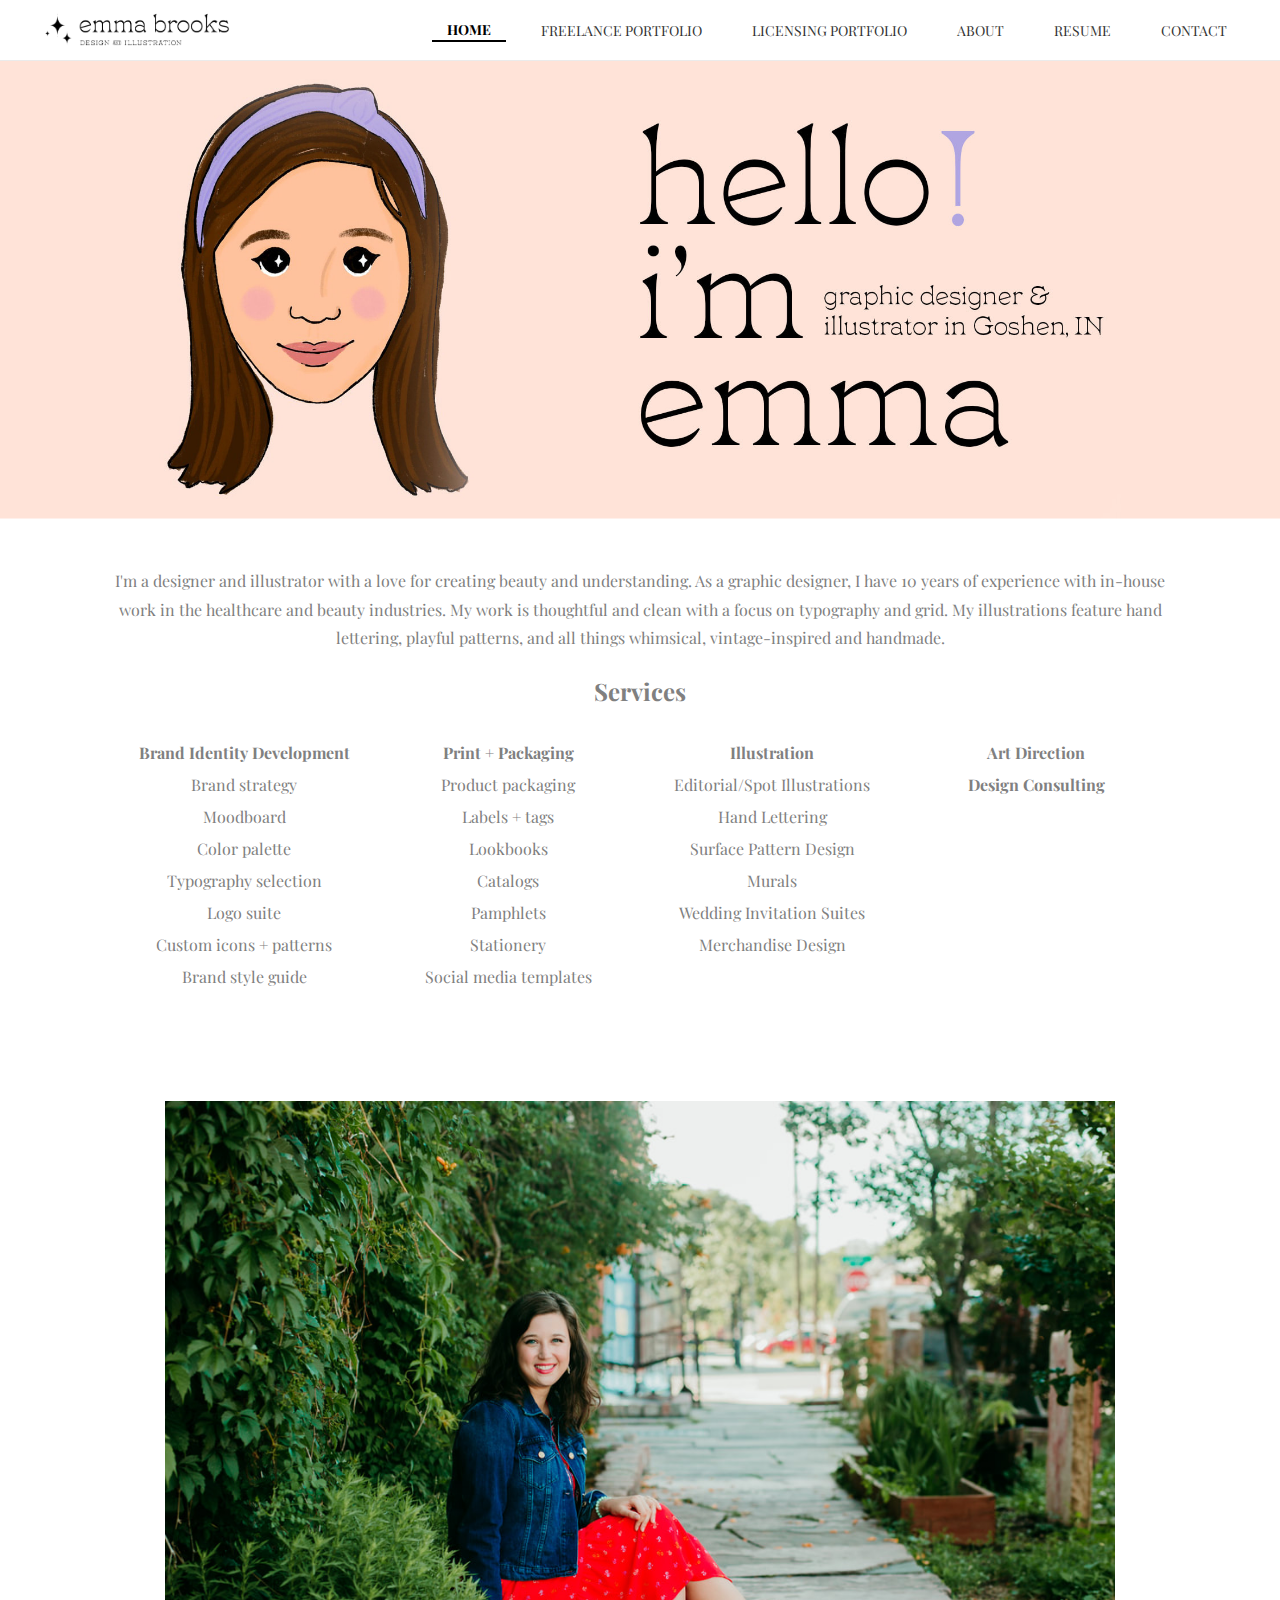
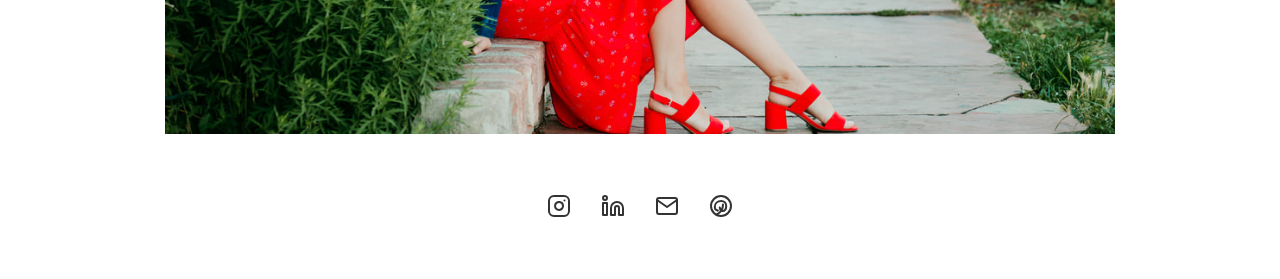
<file: index.html>
<!DOCTYPE html>
<html lang="en">
<head>
    <meta charset="UTF-8">
    <meta name="viewport" content="width=device-width, initial-scale=1.0">
    <link href="https://fonts.googleapis.com/css2?family=Playfair+Display:wght@400;500;600;700&display=swap" rel="stylesheet">
    <link rel="stylesheet" href="css/style.css">
    <script src="js/script.js" defer></script>

    <title>Emma Brooks</title>
</head>
<body>
    <header>
        <div class="header">
            <img class="eb-logo" src="images/eb-logo-horizontal-12.png" alt="emma brooks logo">
            <!-- Add hamburger button -->
            <button class="mobile-menu-button">
                <svg xmlns="http://www.w3.org/2000/svg" width="24" height="24" viewBox="0 0 24 24" fill="none" stroke="currentColor">
                    <line x1="3" y1="12" x2="21" y2="12"></line>
                    <line x1="3" y1="6" x2="21" y2="6"></line>
                    <line x1="3" y1="18" x2="21" y2="18"></line>
                </svg>
            </button>
            
            <div class="header-links-container">
                <a href="index.html" class="header-links home active">HOME</a> <!-- active -->
                <a href="" class="header-links freelance">FREELANCE PORTFOLIO</a>
                <a href="" class="header-links licensing">LICENSING PORTFOLIO</a>
                <a href="about.html" class="header-links about">ABOUT</a>
                <a href="resume.html" class="header-links resume">RESUME</a>
                <a href="" class="header-links contact">CONTACT</a>
            </div>
        </div>
    </header>
    <div class="banner-holder">
        <img class="banner" src="images/emma_header.jpg" alt="illustration of Emma">
    </div>
    <div class="content" id="about-me">
        <p>I'm a designer and illustrator with a love for creating beauty and understanding.  
            As a graphic designer, I have 10 years of experience with in-house work in the healthcare and beauty industries. 
            My work is thoughtful and clean with a focus on typography and grid. My illustrations feature hand lettering, 
            playful patterns, and all things whimsical, vintage-inspired and handmade. 
        </p>
            <h2>Services</h2>
        <div class="services">
            <div class="column col1">
                <p><strong>Brand Identity Development</strong></p>
                <p>Brand strategy</p>
                <p>Moodboard</p>
                <p>Color palette</p>
                <p>Typography selection</p>
                <p>Logo suite</p>
                <p>Custom icons + patterns</p>
                <p>Brand style guide</p>
            </div>
            <div class="column col2">
                <p><strong>Print + Packaging</strong></p>
                <p>Product packaging
                <p>Labels + tags</p>
                <p>Lookbooks</p>
                <p>Catalogs</p>
                <p>Pamphlets</p>
                <p>Stationery</p>
                <p>Social media templates</p>
                
            </div>
            <div class="column col3">
                <p><strong>Illustration</strong>
                <p>Editorial/Spot Illustrations</p>
                <p>Hand Lettering</p>
                <p>Surface Pattern Design</p>
                <p>Murals</p>
                <p>Wedding Invitation Suites</p>
                <p>​Merchandise Design</p>
            </div>
            <div class="column col4">
                <p><strong>Art Direction</strong></p>
                <p><strong>​Design Consulting</strong></p>
            </div>
        </div>
        <div class="portrait">
            <img src="images/emma_portrait.jpg" alt="photo of Emma">
        </div>

    </div>
    <footer>
        <div class="social-icons">
            <a href="https://instagram.com/emma_brooks_creative" target="_blank" class="social-link">
                <svg xmlns="http://www.w3.org/2000/svg" width="24" height="24" viewBox="0 0 24 24" fill="none" stroke="currentColor" stroke-width="2" stroke-linecap="round" stroke-linejoin="round">
                    <rect x="2" y="2" width="20" height="20" rx="5" ry="5"/>
                    <path d="M16 11.37A4 4 0 1 1 12.63 8 4 4 0 0 1 16 11.37z"/>
                    <line x1="17.5" y1="6.5" x2="17.51" y2="6.5"/>
                </svg>
            </a>
            <a href="https://linkedin.com/in/emmaebrooks" target="_blank" class="social-link">
                <svg xmlns="http://www.w3.org/2000/svg" width="24" height="24" viewBox="0 0 24 24" fill="none" stroke="currentColor" stroke-width="2" stroke-linecap="round" stroke-linejoin="round">
                    <path d="M16 8a6 6 0 0 1 6 6v7h-4v-7a2 2 0 0 0-2-2 2 2 0 0 0-2 2v7h-4v-7a6 6 0 0 1 6-6z"/>
                    <rect x="2" y="9" width="4" height="12"/>
                    <circle cx="4" cy="4" r="2"/>
                </svg>
            </a>
            <a href="mailto:emma@brookscreativestudio.com" class="social-link">
                <svg xmlns="http://www.w3.org/2000/svg" width="24" height="24" viewBox="0 0 24 24" fill="none" stroke="currentColor" stroke-width="2" stroke-linecap="round" stroke-linejoin="round">
                    <path d="M4 4h16c1.1 0 2 .9 2 2v12c0 1.1-.9 2-2 2H4c-1.1 0-2-.9-2-2V6c0-1.1.9-2 2-2z"/>
                    <polyline points="22,6 12,13 2,6"/>
                </svg>
            </a>
            <a href="https://pinterest.com/emmaeb" target="_blank" class="social-link">
                <svg xmlns="http://www.w3.org/2000/svg" width="24" height="24" viewBox="0 0 24 24" fill="none" stroke="currentColor" stroke-width="2" stroke-linecap="round" stroke-linejoin="round">
                    <circle cx="12" cy="12" r="10"/>
                    <path d="M8 20.4c5-3 6-7 6-10"/>
                    <path d="M10.7 13.4C11.1 16 12 17 13.3 17c2.2 0 3.9-2 3.9-5.1C17.2 8.8 15 7 12.2 7c-3.8 0-6.4 2.6-6.4 6.1C5.8 15 7 16.2 8.5 16.6c.2.1.3 0 .4-.2"/>
                </svg>
            </a>
        </div>
    </footer>
</body>
</html>
</file>
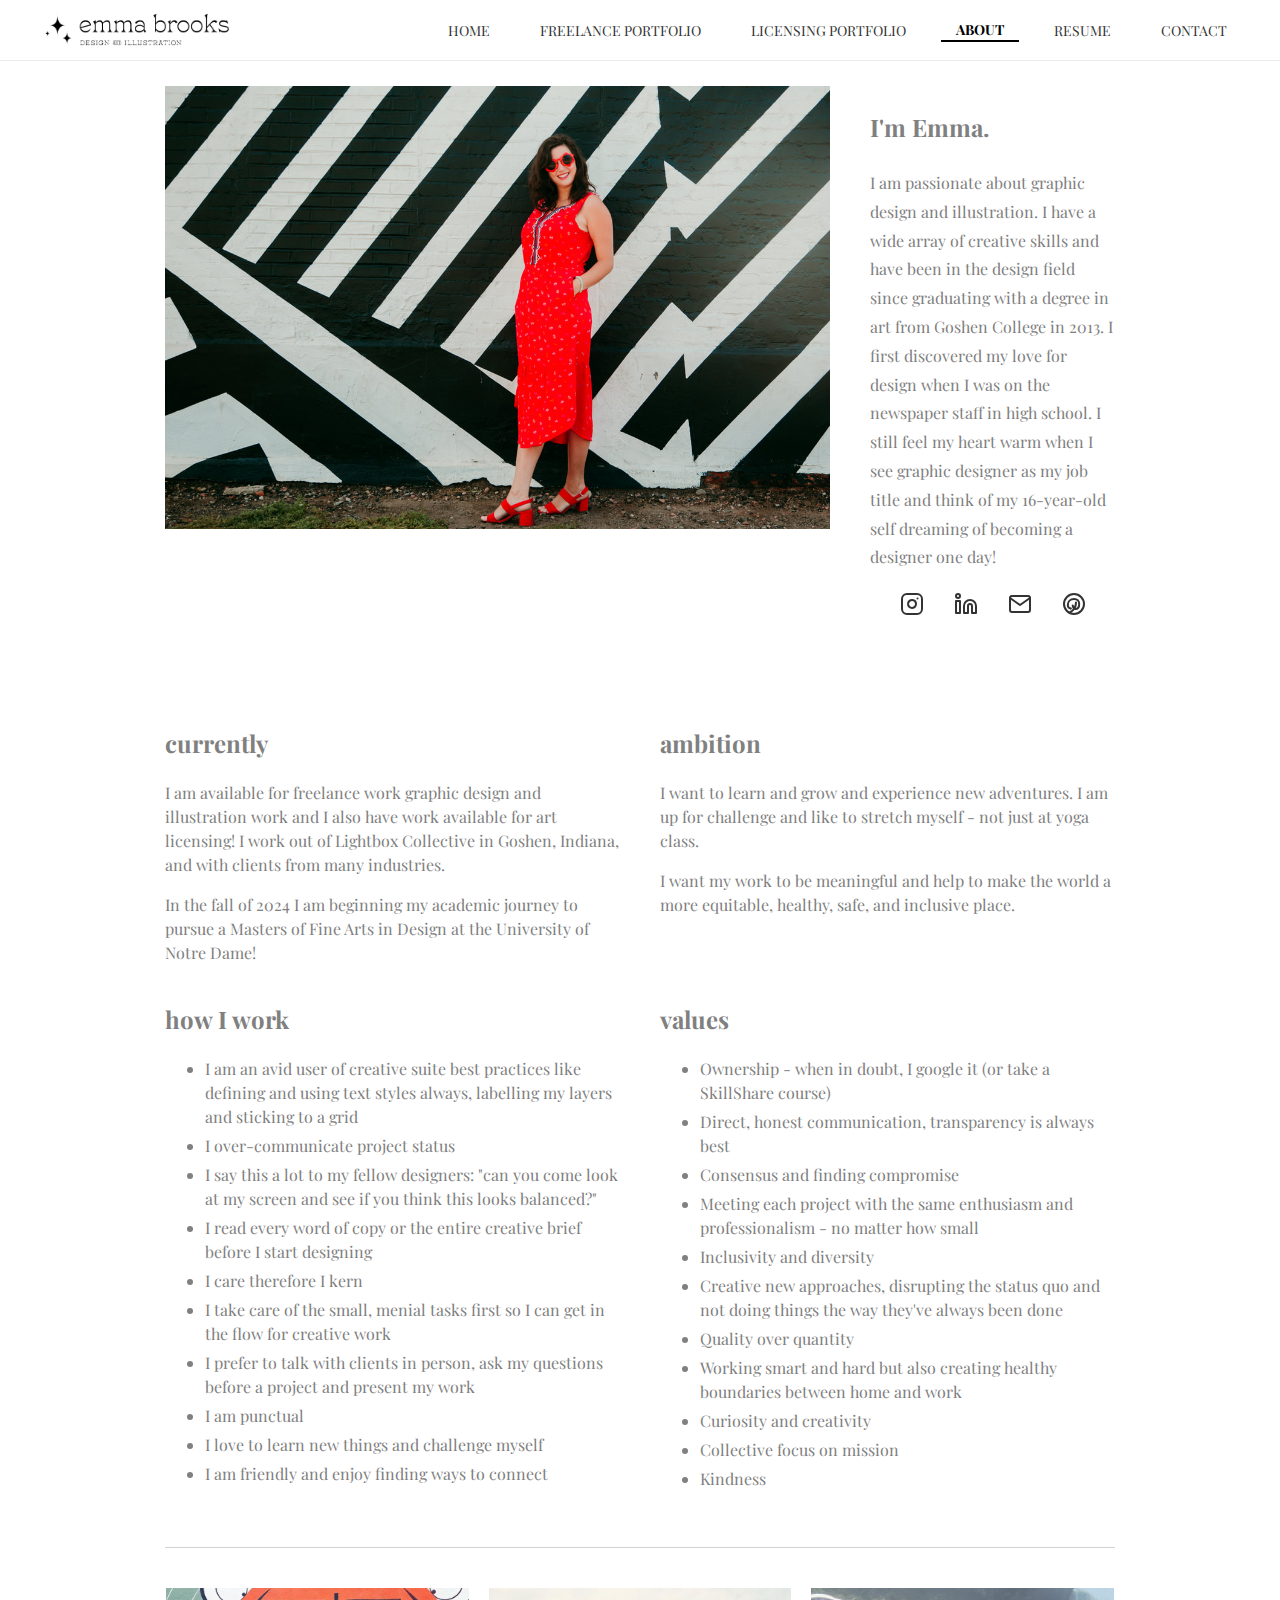
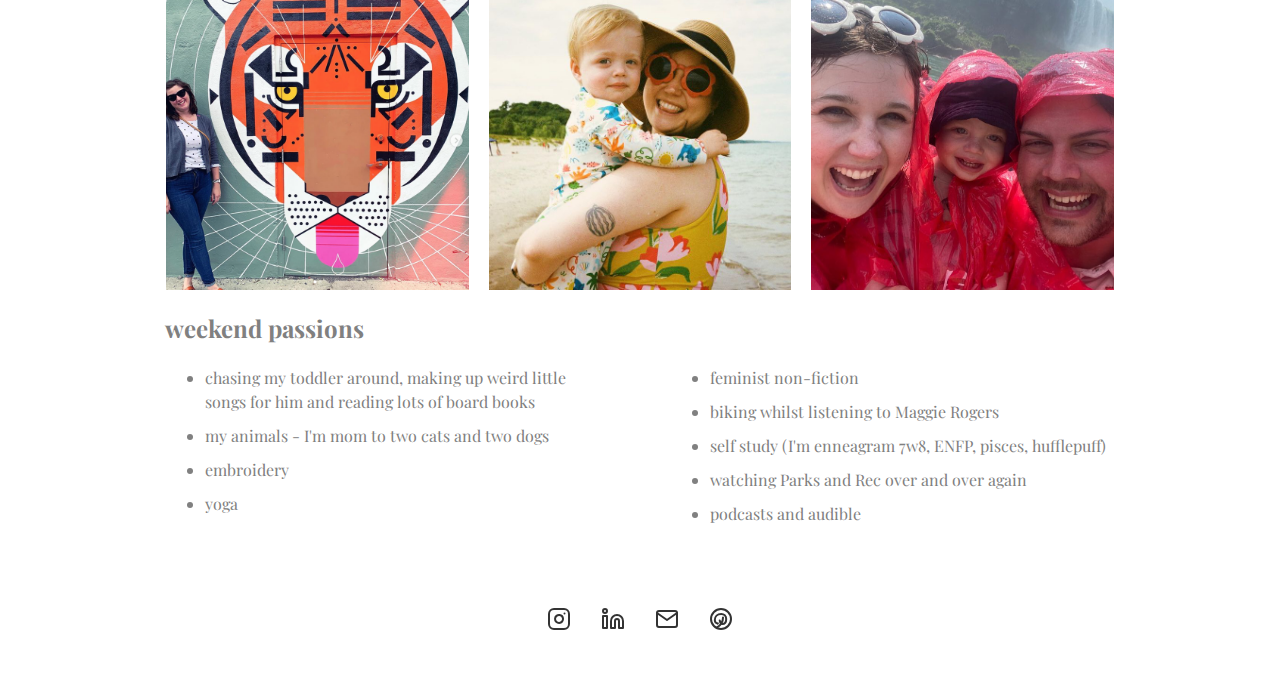
<file: about.html>
<!DOCTYPE html>
<html lang="en">
<head>
    <meta charset="UTF-8">
    <meta name="viewport" content="width=device-width, initial-scale=1.0">
    <link href="https://fonts.googleapis.com/css2?family=Playfair+Display:wght@400;500;600;700&display=swap" rel="stylesheet">
    <link rel="stylesheet" href="css/style.css">
    <script src="js/script.js" defer></script>

    <title>Emma Brooks</title>
</head>
<body>
    <header>
        <div class="header">
            <img class="eb-logo" src="images/eb-logo-horizontal-12.png" alt="emma brooks logo">
            <!-- Add hamburger button -->
            <button class="mobile-menu-button">
                <svg xmlns="http://www.w3.org/2000/svg" width="24" height="24" viewBox="0 0 24 24" fill="none" stroke="currentColor">
                    <line x1="3" y1="12" x2="21" y2="12"></line>
                    <line x1="3" y1="6" x2="21" y2="6"></line>
                    <line x1="3" y1="18" x2="21" y2="18"></line>
                </svg>
            </button>
            
            <div class="header-links-container">
                <a href="index.html" class="header-links home">HOME</a>
                <a href="" class="header-links freelance">FREELANCE PORTFOLIO</a>
                <a href="" class="header-links licensing">LICENSING PORTFOLIO</a>
                <a href="about.html" class="header-links about active">ABOUT</a> <!-- active -->
                <a href="resume.html" class="header-links resume">RESUME</a>
                <a href="" class="header-links contact">CONTACT</a>
            </div>
        </div>
    </header>

    <div class="about-content">
        <div class="about-content-upper">
            <img class="about-me photo" src="images/emma_in_red.jpg" alt="Emma portrait">
            <div class="about-me text">
                <h2>I'm Emma.</h2>
                <p>I am passionate about graphic design and illustration. 
                I have a wide array of creative skills and have been in the design field 
                since graduating with a degree in art from Goshen College in 2013. I first discovered my 
                love for design when I was on the newspaper staff in high school. I still feel my heart 
                warm when I see graphic designer as my job title and think of my 16-year-old self dreaming 
                of becoming a designer one day!
                ​</p>
                <div class="about-me social-icons">
                    <a href="https://instagram.com/emma_brooks_creative" target="_blank" class="social-link">
                        <svg xmlns="http://www.w3.org/2000/svg" width="24" height="24" viewBox="0 0 24 24" fill="none" stroke="currentColor" stroke-width="2" stroke-linecap="round" stroke-linejoin="round">
                            <rect x="2" y="2" width="20" height="20" rx="5" ry="5"/>
                            <path d="M16 11.37A4 4 0 1 1 12.63 8 4 4 0 0 1 16 11.37z"/>
                            <line x1="17.5" y1="6.5" x2="17.51" y2="6.5"/>
                        </svg>
                    </a>
                    <a href="https://linkedin.com/in/emmaebrooks" target="_blank" class="social-link">
                        <svg xmlns="http://www.w3.org/2000/svg" width="24" height="24" viewBox="0 0 24 24" fill="none" stroke="currentColor" stroke-width="2" stroke-linecap="round" stroke-linejoin="round">
                            <path d="M16 8a6 6 0 0 1 6 6v7h-4v-7a2 2 0 0 0-2-2 2 2 0 0 0-2 2v7h-4v-7a6 6 0 0 1 6-6z"/>
                            <rect x="2" y="9" width="4" height="12"/>
                            <circle cx="4" cy="4" r="2"/>
                        </svg>
                    </a>
                    <a href="mailto:emma@brookscreativestudio.com" class="social-link">
                        <svg xmlns="http://www.w3.org/2000/svg" width="24" height="24" viewBox="0 0 24 24" fill="none" stroke="currentColor" stroke-width="2" stroke-linecap="round" stroke-linejoin="round">
                            <path d="M4 4h16c1.1 0 2 .9 2 2v12c0 1.1-.9 2-2 2H4c-1.1 0-2-.9-2-2V6c0-1.1.9-2 2-2z"/>
                            <polyline points="22,6 12,13 2,6"/>
                        </svg>
                    </a>
                    <a href="https://pinterest.com/emmaeb" target="_blank" class="social-link">
                        <svg xmlns="http://www.w3.org/2000/svg" width="24" height="24" viewBox="0 0 24 24" fill="none" stroke="currentColor" stroke-width="2" stroke-linecap="round" stroke-linejoin="round">
                            <circle cx="12" cy="12" r="10"/>
                            <path d="M8 20.4c5-3 6-7 6-10"/>
                            <path d="M10.7 13.4C11.1 16 12 17 13.3 17c2.2 0 3.9-2 3.9-5.1C17.2 8.8 15 7 12.2 7c-3.8 0-6.4 2.6-6.4 6.1C5.8 15 7 16.2 8.5 16.6c.2.1.3 0 .4-.2"/>
                        </svg>
                    </a>
                </div>
            </div>
        </div>
        <div class="about-content-mid">
            <div class="currently">
                <h2>currently</h2>
                <p>
                    I am available for freelance work graphic design and illustration work and I also have work available for art licensing! 
                    I work out of Lightbox Collective in Goshen, Indiana, and with clients from many industries. 
                </p>
                <p>
                    In the fall of 2024 I am beginning my academic journey to pursue a Masters of Fine Arts in Design at the University of Notre Dame!
                </p>
            </div>
            <div class="ambition">
                <h2>ambition</h2>
                <p>
                    I want to learn and grow and experience new adventures. I am up for challenge and like to stretch myself - not just at yoga class. 
                </p>
                <p>
                    I want my work to be meaningful and help to make the world a more equitable, healthy, safe, and inclusive place. 
                </p>
            </div>
            <div class="how-i-work">
                <h2>how I work</h2>
                <ul>
                    <li>I am an avid user of creative suite best practices like defining and using text styles always, labelling my layers and sticking to a grid</li>
                    <li>I ​over-communicate project status</li>
                    <li>​I say this a lot to my fellow designers: "can you come look at my screen and see if you think this looks balanced?"</li>
                    <li>​I read every word of copy or the entire creative brief before I start designing</li>
                    <li>I care therefore I kern</li>
                    <li>I take care of the small, menial tasks first so I can get in the flow for creative work</li>
                    <li>I prefer to talk with clients in person, ask my questions before a project and present my work</li>
                    <li>I am punctual</li>
                    <li>I love to learn new things and challenge myself</li>
                    <li>I am friendly and enjoy finding ways to connect​</li>
                </ul>
            </div>
            <div class="values">
                <h2>values</h2>
                <ul>
                    <li>​Ownership - when in doubt, I google it (or take a SkillShare course)</li>
                    <li>Direct, honest communication, transparency is always best</li>
                    <li>Consensus and finding compromise</li>
                    <li>Meeting each project with the same enthusiasm and professionalism - no matter how small</li>
                    <li>Inclusivity and diversity</li>
                    <li>Creative new approaches, disrupting the status quo and not doing things the way they've always been done</li>
                    <li>Quality over quantity</li>
                    <li>Working smart and hard but also creating healthy boundaries between home and work</li>
                    <li>Curiosity and creativity​</li>
                    <li>Collective focus on mission</li>
                    <li>Kindness</li>
                </ul>
            </div>
        </div>
        <hr>
        <div class="about-content-lower">
            <div class="about-content-lower-photos">
                <img src="images/emma_and_portrait.png" alt="Emma standing infront of a mural">
                <img src="images/emma_and_brooks.jpeg" alt="Emma with her child">
                <img src="images/niagara_falls.jpeg" alt="Emma with her family">
            </div>
            <div class="about-content-lower-weekend-passions">
                <h2>weekend passions</h2>
                <ul>
                    <li>chasing my toddler around, making up weird little songs for him and reading lots of board books</li>
                    <li>my animals - I'm mom to two cats and two dogs</li>
                    <li>embroidery</li>
                    <li>yoga</li>
                    <li>feminist non-fiction</li>
                    <li>​biking whilst listening to Maggie Rogers</li>
                    <li>self study (I'm enneagram 7w8, ENFP, pisces, hufflepuff)</li>
                    <li>watching Parks and Rec over and over again​</li>
                    <li>podcasts and audible</li>
                </ul>
            </div>
        </div>
    </div>
    <footer>
        <div class="social-icons">
            <a href="https://instagram.com/emma_brooks_creative" target="_blank" class="social-link">
                <svg xmlns="http://www.w3.org/2000/svg" width="24" height="24" viewBox="0 0 24 24" fill="none" stroke="currentColor" stroke-width="2" stroke-linecap="round" stroke-linejoin="round">
                    <rect x="2" y="2" width="20" height="20" rx="5" ry="5"/>
                    <path d="M16 11.37A4 4 0 1 1 12.63 8 4 4 0 0 1 16 11.37z"/>
                    <line x1="17.5" y1="6.5" x2="17.51" y2="6.5"/>
                </svg>
            </a>
            <a href="https://linkedin.com/in/emmaebrooks" target="_blank" class="social-link">
                <svg xmlns="http://www.w3.org/2000/svg" width="24" height="24" viewBox="0 0 24 24" fill="none" stroke="currentColor" stroke-width="2" stroke-linecap="round" stroke-linejoin="round">
                    <path d="M16 8a6 6 0 0 1 6 6v7h-4v-7a2 2 0 0 0-2-2 2 2 0 0 0-2 2v7h-4v-7a6 6 0 0 1 6-6z"/>
                    <rect x="2" y="9" width="4" height="12"/>
                    <circle cx="4" cy="4" r="2"/>
                </svg>
            </a>
            <a href="mailto:emma@brookscreativestudio.com" class="social-link">
                <svg xmlns="http://www.w3.org/2000/svg" width="24" height="24" viewBox="0 0 24 24" fill="none" stroke="currentColor" stroke-width="2" stroke-linecap="round" stroke-linejoin="round">
                    <path d="M4 4h16c1.1 0 2 .9 2 2v12c0 1.1-.9 2-2 2H4c-1.1 0-2-.9-2-2V6c0-1.1.9-2 2-2z"/>
                    <polyline points="22,6 12,13 2,6"/>
                </svg>
            </a>
            <a href="https://pinterest.com/emmaeb" target="_blank" class="social-link">
                <svg xmlns="http://www.w3.org/2000/svg" width="24" height="24" viewBox="0 0 24 24" fill="none" stroke="currentColor" stroke-width="2" stroke-linecap="round" stroke-linejoin="round">
                    <circle cx="12" cy="12" r="10"/>
                    <path d="M8 20.4c5-3 6-7 6-10"/>
                    <path d="M10.7 13.4C11.1 16 12 17 13.3 17c2.2 0 3.9-2 3.9-5.1C17.2 8.8 15 7 12.2 7c-3.8 0-6.4 2.6-6.4 6.1C5.8 15 7 16.2 8.5 16.6c.2.1.3 0 .4-.2"/>
                </svg>
            </a>
        </div>
    </footer>
</body>
</html>
</file>
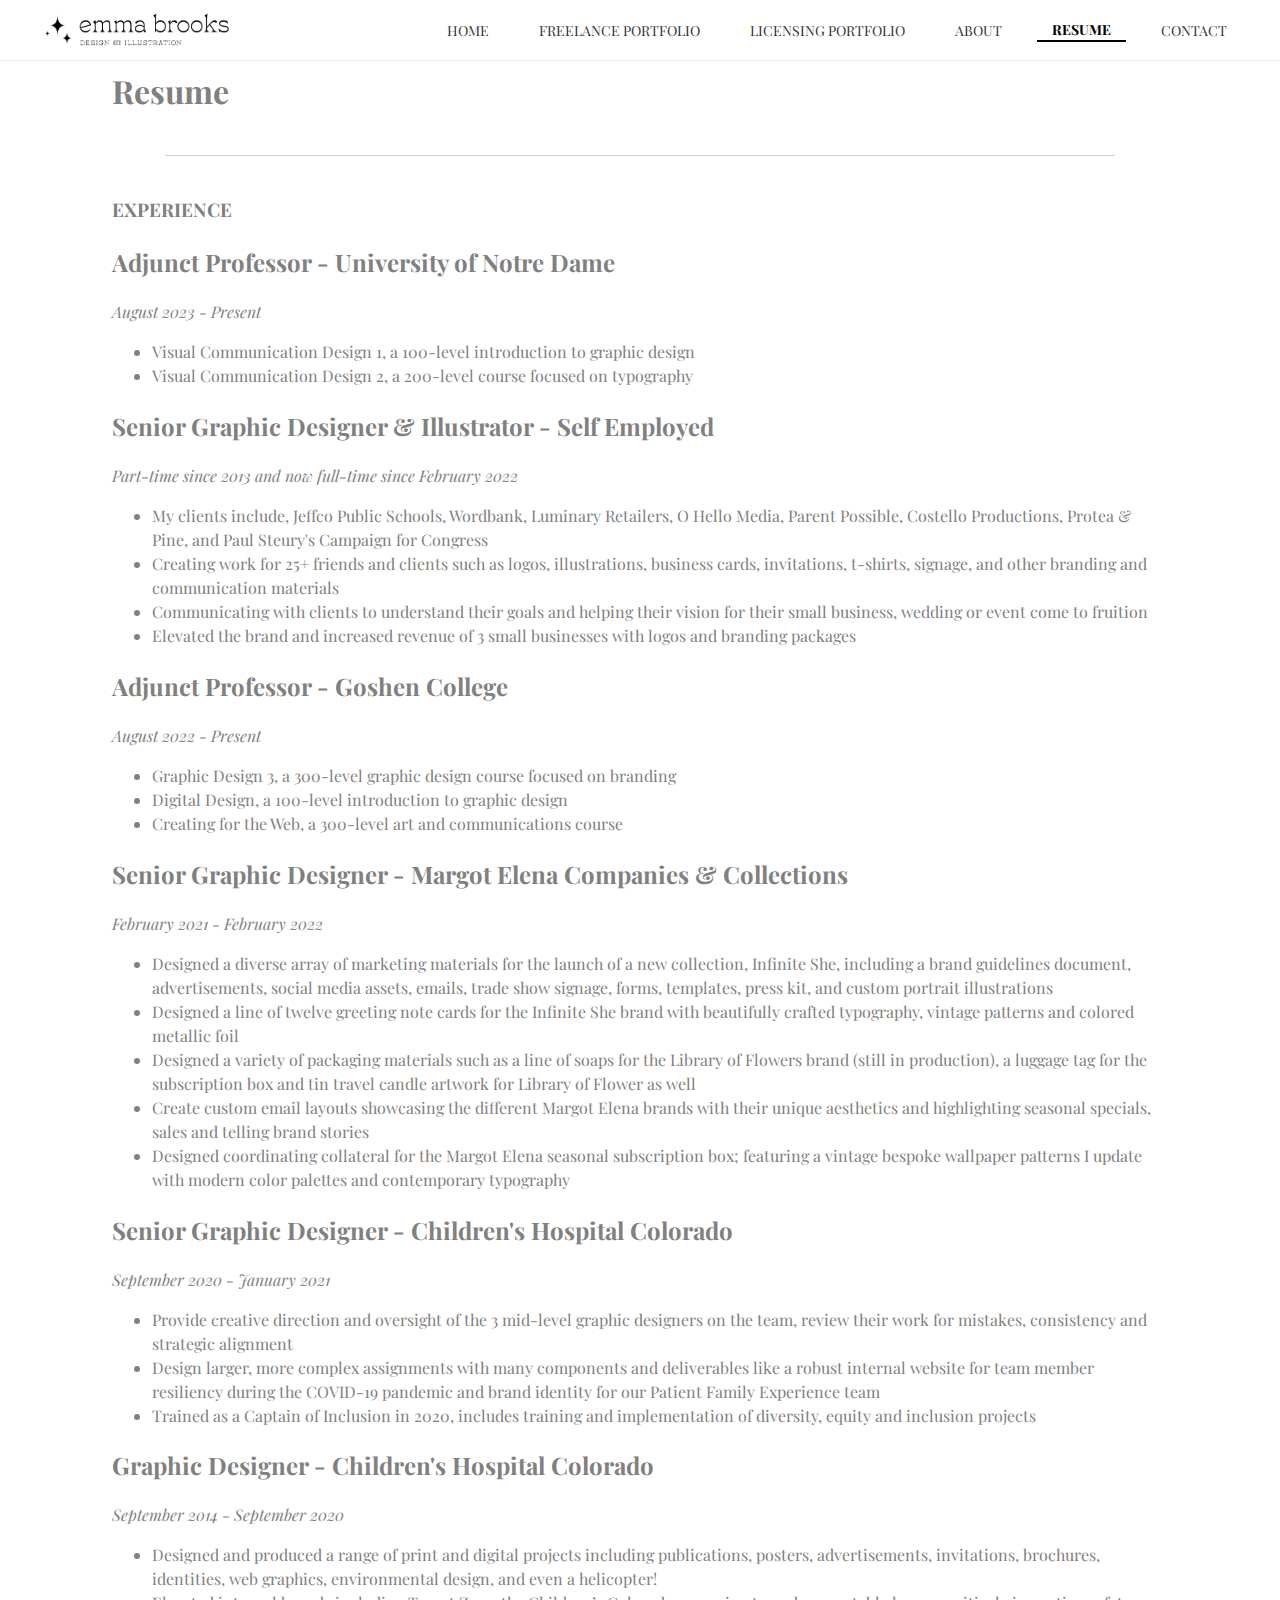
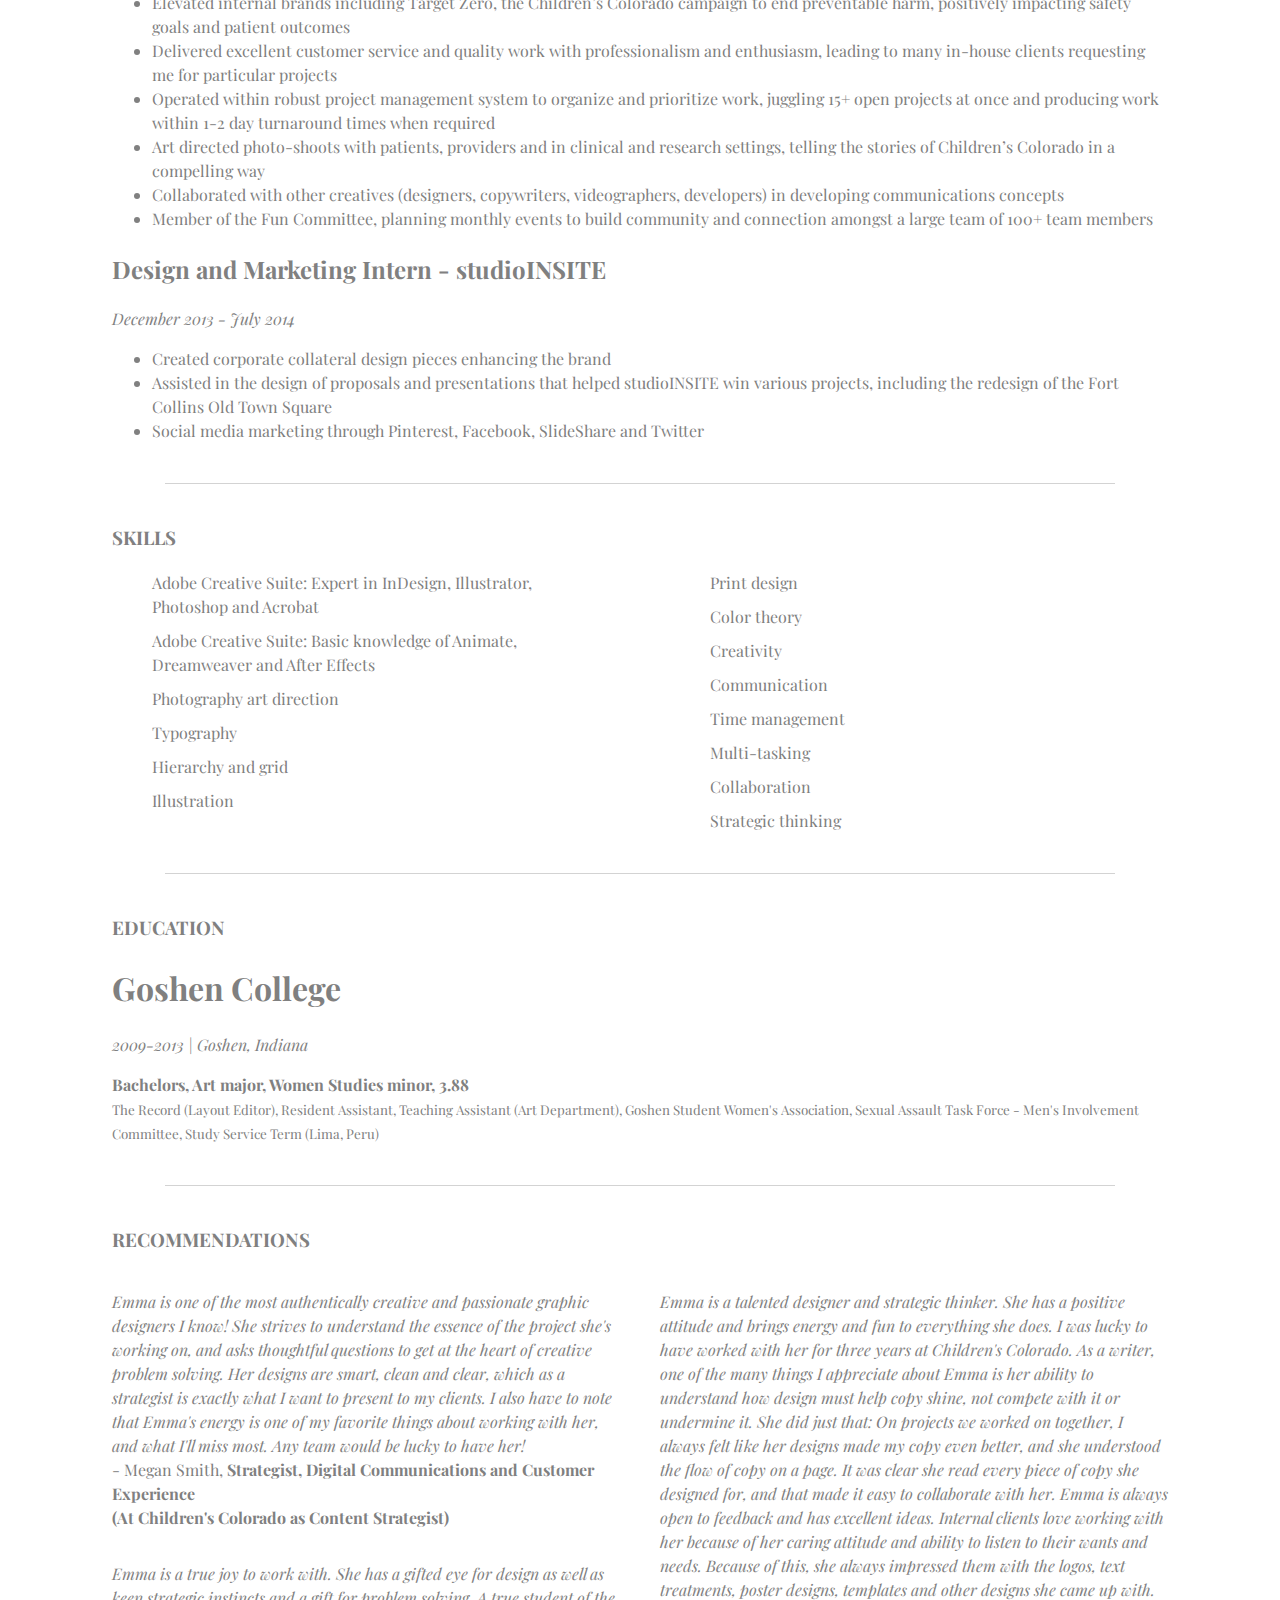
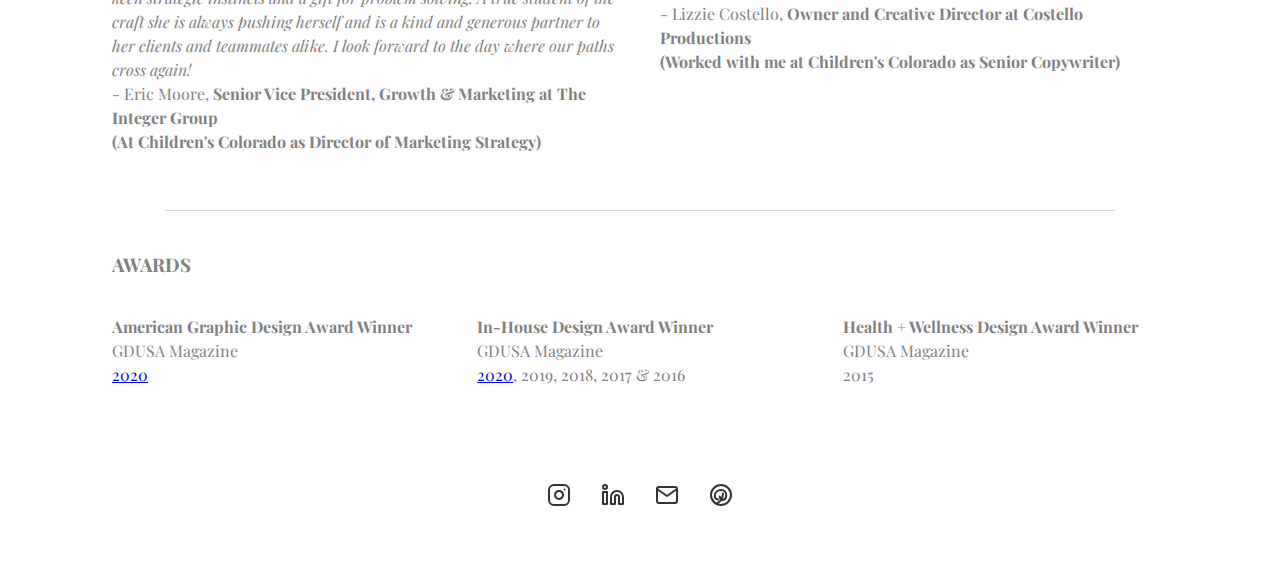
<file: resume.html>
<!DOCTYPE html>
<html lang="en">
<head>
    <meta charset="UTF-8">
    <meta name="viewport" content="width=device-width, initial-scale=1.0">
    <link href="https://fonts.googleapis.com/css2?family=Playfair+Display:wght@400;500;600;700&display=swap" rel="stylesheet">
    <link rel="stylesheet" href="css/style.css">
    <script src="js/script.js" defer></script>

    <title>Emma Brooks</title>
</head>
<body>
    <header>
        <div class="header">
            <img class="eb-logo" src="images/eb-logo-horizontal-12.png" alt="emma brooks logo">
            <!-- Add hamburger button -->
            <button class="mobile-menu-button">
                <svg xmlns="http://www.w3.org/2000/svg" width="24" height="24" viewBox="0 0 24 24" fill="none" stroke="currentColor">
                    <line x1="3" y1="12" x2="21" y2="12"></line>
                    <line x1="3" y1="6" x2="21" y2="6"></line>
                    <line x1="3" y1="18" x2="21" y2="18"></line>
                </svg>
            </button>
            
            <div class="header-links-container">
                <a href="index.html" class="header-links home">HOME</a> 
                <a href="" class="header-links freelance">FREELANCE PORTFOLIO</a>
                <a href="" class="header-links licensing">LICENSING PORTFOLIO</a>
                <a href="about.html" class="header-links about">ABOUT</a>
                <a href="resume.html" class="header-links resume active">RESUME</a> <!-- active -->
                <a href="" class="header-links contact">CONTACT</a>
            </div>
        </div>
    </header>
    <div class="resume-body">
        <h1>Resume</h1>

        <hr>

        <h3>EXPERIENCE</h3>
        <h2>Adjunct Professor - University of Notre Dame</h2>
        <p><i>August 2023 - Present</i></p>
        <ul>
            <li>Visual Communication Design 1, a 100-level introduction to graphic design</li>
            <li>Visual Communication Design 2, a 200-level course focused on typography</li>
        </ul>
        <h2>Senior Graphic Designer & Illustrator - Self Employed</h2>
        <p><i>Part-time since 2013 and now full-time since February 2022</i></p>
        <ul>
            <li>My clients include, Jeffco Public Schools, Wordbank, Luminary Retailers, O Hello Media, Parent Possible, Costello Productions, Protea & Pine, and Paul Steury's Campaign for Congress</li>
            <li>Creating work for 25+ friends and clients such as logos, illustrations, business cards, invitations, t-shirts, signage, and other branding and communication materials</li>
            <li>Communicating with clients to understand their goals and helping their vision for their small business, wedding or event come to fruition </li>
            <li>Elevated the brand and increased revenue of 3 small businesses with logos and branding packages</li>
        </ul>
        <h2>Adjunct Professor - Goshen College</h2>
        <p><i>August 2022 - Present</i></p>
        <ul>
            <li>Graphic Design 3, a 300-level graphic design course focused on branding</li>
            <li>Digital Design, a 100-level introduction to graphic design</li>
            <li>Creating for the Web, a 300-level art and communications course</li>
        </ul>
        <h2>Senior Graphic Designer - Margot Elena Companies & Collections</h2>
        <p><i>February 2021 - February 2022</i></p>
        <ul>
            <li>Designed a diverse array of marketing materials for the launch of a new collection, Infinite She, including a brand guidelines document, advertisements, social media assets, emails, trade show signage, forms, templates, press kit, and custom portrait illustrations </li>
            <li>Designed a line of twelve greeting note cards for the Infinite She brand with beautifully crafted typography, vintage patterns and colored metallic foil</li>
            <li>Designed a variety of packaging materials such as a line of soaps for the Library of Flowers brand (still in production), a luggage tag for the subscription box and tin travel candle artwork for Library of Flower as well</li>
            <li>Create custom email layouts showcasing the different Margot Elena brands with their unique aesthetics and highlighting seasonal specials, sales and telling brand stories</li>
            <li>​Designed coordinating collateral for the Margot Elena seasonal subscription box; featuring a vintage bespoke wallpaper patterns I update with modern color palettes and contemporary typography</li>
        </ul>
        <h2>Senior Graphic Designer - Children's Hospital Colorado</h2>
        <p><i>​September 2020 - January 2021</i></p>
        <ul>
            <li>Provide creative direction and oversight of the 3 mid-level graphic designers on the team, review their work for mistakes, consistency and strategic alignment </li>
            <li>Design larger, more complex assignments with many components and deliverables like a robust internal website for team member resiliency during the COVID-19 pandemic and brand identity for our Patient Family Experience team</li>
            <li>Trained as a Captain of Inclusion in 2020, includes training and implementation of diversity, equity and inclusion projects</li>
        </ul>
        <h2>Graphic Designer - Children's Hospital Colorado</h2>
        <p><i>September 2014 - September 2020</i></p>
        <ul>
            <li>Designed and produced a range of print and digital projects including publications, posters, advertisements, invitations, brochures, identities, web graphics, environmental design, and even a helicopter!</li>
            <li>Elevated internal brands including Target Zero, the Children’s Colorado campaign to end preventable harm, positively impacting safety goals and patient outcomes</li>
            <li>Delivered excellent customer service and quality work with professionalism and enthusiasm, leading to many in-house clients requesting me for particular projects</li>
            <li>Operated within robust project management system to organize and prioritize work, juggling 15+ open projects at once and producing work within 1-2 day turnaround times when required</li>
            <li>Art directed photo-shoots with patients, providers and in clinical and research settings, telling the stories of Children’s Colorado in a compelling way</li>
            <li>Collaborated with other creatives (designers, copywriters, videographers, developers) in developing communications concepts</li>
            <li>Member of the Fun Committee, planning monthly events to build community and connection amongst a large team of 100+ team members</li>
        </ul>
        <h2>Design and Marketing Intern - studioINSITE</h2>
        <p><i>​December 2013 - July 2014</i></p>
        <ul>
            <li>Created corporate collateral design pieces enhancing the brand </li>
            <li>Assisted in the design of proposals and presentations that helped studioINSITE win various projects, including the redesign of the Fort Collins Old Town Square </li>
            <li>Social media marketing through Pinterest, Facebook, SlideShare and Twitter</li>
        </ul>

        <hr>

        <h3>SKILLS</h3>
        <ul class="no-bullets">
            <li>Adobe Creative Suite: Expert in InDesign, Illustrator, Photoshop and Acrobat</li>
            <li>Adobe Creative Suite: Basic knowledge of Animate, Dreamweaver and After Effects</li>
            <li>Photography art direction</li>
            <li>Typography</li>
            <li>Hierarchy and grid</li>
            <li>​Illustration</li>
            <li>Print design</li>
            <li>​Color theory</li>
            <li>Creativity</li>
            <li>Communication</li>
            <li>Time management</li>
            <li>Multi-tasking</li>
            <li>Collaboration</li>
            <li>Strategic thinking</li>
        </ul>

        <hr>

        <h3>EDUCATION</h3>
        <h1>Goshen College</h1>
        <p><i>2009-2013 | Goshen, Indiana</i></p>
        <p><strong>Bachelors, Art major, Women Studies minor, 3.88</strong>
        <br><small>The Record (Layout Editor), Resident Assistant, Teaching Assistant (Art Department), Goshen Student Women's Association, Sexual Assault Task Force - Men's Involvement Committee, Study Service Term (Lima, Peru)</small></p>

        <hr>

        <h3>RECOMMENDATIONS</h3>
        <div class="recommendations">
            <div class="recommendations-left">
                <p><i>Emma is one of the most authentically creative and passionate graphic designers I know! She strives to understand the essence of the project she's working on, and asks thoughtful questions to get at the heart of creative problem solving. Her designs are smart, clean and clear, which as a strategist is exactly what I want to present to my clients. I also have to note that Emma's energy is one of my favorite things about working with her, and what I'll miss most. Any team would be lucky to have her!</i>
                    <br>- Megan Smith,<strong> Strategist, Digital Communications and Customer Experience <br> (At Children's Colorado as Content Strategist)</strong></p>
                <p><i>Emma is a true joy to work with. She has a gifted eye for design as well as keen strategic instincts and a gift for problem solving. A true student of the craft she is always pushing herself and is a kind and generous partner to her clients and teammates alike. I look forward to the day where our paths cross again!</i>
                    <br>- Eric Moore,<strong>  Senior Vice President, Growth & Marketing at The Integer Group <br> (At Children's Colorado as Director of Marketing Strategy)</strong></p>
            </div>
            <div class="recommendations-right">
                <p><i>Emma is a talented designer and strategic thinker. She has a positive attitude and brings energy and fun to everything she does. I was lucky to have worked with her for three years at Children's Colorado. As a writer, one of the many things I appreciate about Emma is her ability to understand how design must help copy shine, not compete with it or undermine it. She did just that: On projects we worked on together, I always felt like her designs made my copy even better, and she understood the flow of copy on a page. It was clear she read every piece of copy she designed for, and that made it easy to collaborate with her. Emma is always open to feedback and has excellent ideas. Internal clients love working with her because of her caring attitude and ability to listen to their wants and needs. Because of this, she always impressed them with the logos, text treatments, poster designs, templates and other designs she came up with.</i>
                <br>- Lizzie Costello,<strong> Owner and Creative Director at Costello Productions <br> (Worked with me at Children's Colorado as Senior Copywriter)</strong></p>
            </div>
        </div>

        <hr>

        <h3>AWARDS</h3>
        <div class="awards">
            <div>
                <p><strong>American Graphic Design Award Winner</strong> <br> GDUSA Magazine <br> <a href="http://contests.gdusa.com/gdusa-contest-winner?cc=agda20&ids=0%7C11090%7C11091%7C11121%7C11621&iy=&im=">2020</a></p>
            </div>
            <div>
                <p><strong>In-House Design Award Winner</strong> <br> GDUSA Magazine <br> <a href="http://contests.gdusa.com/gdusa-contest-winner?cc=aida20&ids=0|10574|10599|10600|10615|10634|10697|10698|10913&iy=&im=">2020</a>, 2019, 2018, 2017 & 2016</p>
            </div>
            <div>
                <p><strong>Health + Wellness Design Award Winner</strong> <br> GDUSA Magazine <br> 2015</p>
            </div>
        </div>
    </div>
    <footer>
        <div class="social-icons">
            <a href="https://instagram.com/emma_brooks_creative" target="_blank" class="social-link">
                <svg xmlns="http://www.w3.org/2000/svg" width="24" height="24" viewBox="0 0 24 24" fill="none" stroke="currentColor" stroke-width="2" stroke-linecap="round" stroke-linejoin="round">
                    <rect x="2" y="2" width="20" height="20" rx="5" ry="5"/>
                    <path d="M16 11.37A4 4 0 1 1 12.63 8 4 4 0 0 1 16 11.37z"/>
                    <line x1="17.5" y1="6.5" x2="17.51" y2="6.5"/>
                </svg>
            </a>
            <a href="https://linkedin.com/in/emmaebrooks" target="_blank" class="social-link">
                <svg xmlns="http://www.w3.org/2000/svg" width="24" height="24" viewBox="0 0 24 24" fill="none" stroke="currentColor" stroke-width="2" stroke-linecap="round" stroke-linejoin="round">
                    <path d="M16 8a6 6 0 0 1 6 6v7h-4v-7a2 2 0 0 0-2-2 2 2 0 0 0-2 2v7h-4v-7a6 6 0 0 1 6-6z"/>
                    <rect x="2" y="9" width="4" height="12"/>
                    <circle cx="4" cy="4" r="2"/>
                </svg>
            </a>
            <a href="mailto:emma@brookscreativestudio.com" class="social-link">
                <svg xmlns="http://www.w3.org/2000/svg" width="24" height="24" viewBox="0 0 24 24" fill="none" stroke="currentColor" stroke-width="2" stroke-linecap="round" stroke-linejoin="round">
                    <path d="M4 4h16c1.1 0 2 .9 2 2v12c0 1.1-.9 2-2 2H4c-1.1 0-2-.9-2-2V6c0-1.1.9-2 2-2z"/>
                    <polyline points="22,6 12,13 2,6"/>
                </svg>
            </a>
            <a href="https://pinterest.com/emmaeb" target="_blank" class="social-link">
                <svg xmlns="http://www.w3.org/2000/svg" width="24" height="24" viewBox="0 0 24 24" fill="none" stroke="currentColor" stroke-width="2" stroke-linecap="round" stroke-linejoin="round">
                    <circle cx="12" cy="12" r="10"/>
                    <path d="M8 20.4c5-3 6-7 6-10"/>
                    <path d="M10.7 13.4C11.1 16 12 17 13.3 17c2.2 0 3.9-2 3.9-5.1C17.2 8.8 15 7 12.2 7c-3.8 0-6.4 2.6-6.4 6.1C5.8 15 7 16.2 8.5 16.6c.2.1.3 0 .4-.2"/>
                </svg>
            </a>
        </div>
    </footer>
</body>
</html>
</file>
<file: css/style.css>
header {
    font-family: 'Playfair Display', serif;
    font-weight: 400;
    position: sticky;
    top: 0;
    width: 100vw;
    background-color: white;
    z-index: 1000;
    margin-left: calc(-50vw + 50%);
    border-bottom: .01px solid #ebebeb;
}

body {
    font-family: 'Playfair Display', serif;
    font-weight: 400;
    line-height: 1.5;
    color: gray;
    width: 82.5%;
    margin: 0 auto;
    overflow-x: hidden;
}

/* index.html start */

.header {
    width: 80%;
    margin: -15px auto 0px auto;
    display: flex;
    align-items: center;
    gap: 30px; 
    padding: 10px 0;
    justify-content: flex-end;
}

.eb-logo {
    height: 40px;
    width: 197px;
    margin-left: calc(-7vw);
    margin-right: auto; 
}

.header-links-container {
    display: flex;
    gap: 20px;
    margin-right: calc(-7vw);
}

.header-links {
    display: flex;
    align-items: center;
    font-size: 14px;
    color: #333; 
    cursor: pointer;
    text-decoration: none;
    white-space: nowrap;
    padding: 0 15px; 
}

.header-links.active {
    color: #000; /* darker color */
    font-weight: 700; /* slightly bolder */
    /* Optional: add an underline */
    border-bottom: 2px solid #000;
    /* Or use a background color */
    /* background-color: #f5f5f5; */
}

.banner-holder {
    position: relative;
    width: 100vw; 
    margin-top: calc(-12vw);
    margin-left: calc(-50vw + 50%); 
    overflow: hidden;
    z-index: -1;
}

.banner {
    width: 100%; 
    height: auto;
    display: block;
    clip-path: inset(0 0 7% 0);
}

.content {
    margin-top: -15px;
    text-align: center;
}

.content p {
    line-height: 1.8;
}

.services {
    display: flex;
    margin-bottom: 100px;
}

.services p {
    line-height: 1;
}

.column {
    flex: 1;
}

.portrait {
    width: 90%; 
    margin: 0 auto;  
}

.portrait img {
    width: 100%;  
    height: auto;  
    display: block;  
}


/* index.html stop */
/* about.html start */

.about-content-upper {
    display: flex;
    justify-content: center;
    padding: 40px;
    width: 90%;
    margin: 0 auto;
    line-height: 1.8;
    align-items: flex-start;
    gap: 40px;
}

.about-me.photo {
    width: 70%; /* Adjust this value to change photo size */
    height: auto;
}

.about-me.text {
    width: 60%; /* Adjust this value to change text width */
    text-align: left; /* Aligns text to the left */
}

/* For mobile responsiveness */
@media screen and (max-width: 768px) {
    .about-content > div {
        flex-direction: column;
    }
    
    .about-me.photo,
    .about-me.text {
        width: 100%;
    }
}

.about-content-mid > div {
    text-align: left;
    background: white; 
    break-inside: avoid; 
}

.about-content-mid {
    display: grid;
    grid-template-columns: repeat(2, 1fr);
    grid-template-rows: auto auto; 
    gap: 40px;
    row-gap: 0px;
    margin: 40px auto;
    width: 90%;
}

.about-content-mid h3 {
    margin-bottom: 15px;
}

.about-content-mid ul {
    list-style-type: disc;
    padding-left: 40px;
    margin-top: 5px;
}

.about-content-mid li {
    margin-bottom: 5px;
    line-height: 1.5;
}


hr {
    border: none;
    height: 1px;
    background-color: lightgray;
    width: 90%;
    margin: 40px auto 40px auto; /* This centers it horizontally while keeping your vertical margins */
}


.about-content-lower-photos {
    display: flex;
    justify-content: center;
    gap: 20px;
    width: 90%;
    margin: 0 auto;
}

.about-content-lower-photos img {
    width: calc(33.333% - 14px); 
    height: auto;
    object-fit: cover; 
}

.about-content-lower-weekend-passions {
    width: 90%;
    margin: 0 auto; 
}

.about-content-lower-weekend-passions ul {
    column-count: 2;      
    column-gap: 100px;     
    list-style-type: disc;
    padding-left: 40px;   
}

.about-content-lower-weekend-passions li {
    margin-bottom: 10px;  
    break-inside: avoid;  
}

/* For mobile screens */
@media screen and (max-width: 768px) {
    .about-content-lower-weekend-passions ul {
        column-count: 1;  
    }
}

/* For mobile screens */
@media screen and (max-width: 768px) {
    .about-content-lower-photos {
        flex-direction: column; 
        align-items: center; 
    }
    
    .about-content-lower-photos img {
        width: 100%;
        margin-bottom: 20px;
    }
}

/* For mobile screens */
@media screen and (max-width: 768px) {
    .about-content-mid {
        grid-template-columns: 1fr;
    }
}

/* about.html stop */
/* resume.html start */

ul.no-bullets {
    column-count: 2;      
    column-gap: 100px;     
}

ul.no-bullets li {
    margin-bottom: 10px;  
    break-inside: avoid;  
    list-style-type: none;
}

.recommendations {
    display: flex;
    gap: 40px;
    margin: 20px 0;
}

.recommendations-left {
    flex: 1; /* Takes up half the space */
    display: flex;
    flex-direction: column;
    gap: -40px;
}

.recommendations-right {
    flex: 1; /* Takes up half the space */
}

.awards {
    display: flex;
    justify-content: space-between;
    gap: 40px;
    margin: 20px 0;
}

.awards > div {
    flex: 1;
    text-align: left;
}

/* resume.html stop */

footer {
    padding: 40px 0;
    text-align: center;
}

.social-icons {
    display: flex;
    justify-content: center;
    gap: 30px;
    margin-top: 20px;
}

.social-link {
    color: #333;
    transition: color 0.3s ease;
}

.social-link:hover {
    color: #666;
}

.social-link svg {
    transition: transform 0.3s ease;
}

.social-link:hover svg {
    transform: translateY(-2px);
}


/* MOBILE CSS */
.mobile-menu-button {
    display: none; /* Hidden by default on desktop */
    background: none;
    border: none;
    cursor: pointer;
    padding: 10px;
}

/* Media query for mobile screens */
@media screen and (max-width: 1075px) {
    .mobile-menu-button {
        display: block; /* Show hamburger on mobile */
        margin-left: auto; /* Push to right */
    }

    .header-links-container {
        display: none; /* Hidden by default */
        position: absolute;
        top: 100%; /* Position below header */
        left: 0;
        right: 0;
        background-color: white;
        flex-direction: column;
        padding: 20px;
        box-shadow: 0 2px 5px rgba(0,0,0,0.1);
    }

    .header-links-container.active {
        display: flex; /* Show when active class is added */
    }

    .header-links {
        padding: 15px;
        width: 100%;
        justify-content: center;
    }
}
</file>
